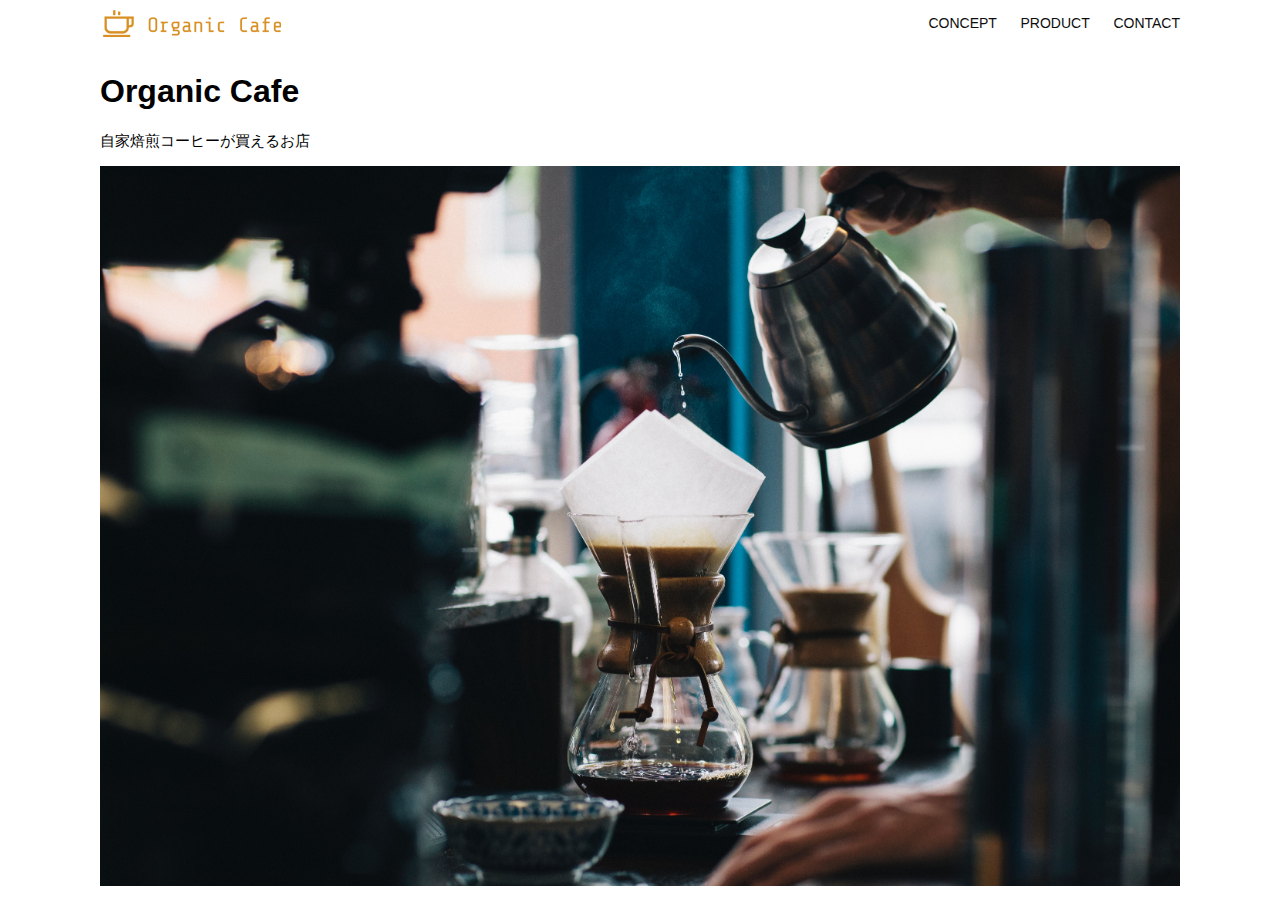
<file: html-css-kadai_013/index.html>
<!DOCTYPE html>
<html>
  <head>
    <title>Organic Cafe</title>
    <meta charset="UTF-8" />
    <meta
      name="description"
      content="自家焙煎のコーヒーがお家で楽しめるOrganic Cafe"
    />
    <meta name="viewport" content="width=device-width, initial-scale=1.0" />
    <link rel="stylesheet" href="style.css" />
  </head>
  <body>
    <!-- ヘッダー -->
    <header>
      <!-- ロゴ -->
      <a href="index.html" id="logo"
        ><img src="images/logo.png" alt="トップページに戻る"
      /></a>

      <!-- PC用ナビゲーション -->
      <nav id="nav-pc">
        <a href="index.html#concept">CONCEPT</a>
        <a href="index.html#product">PRODUCT</a>
        <a href="index.html#contact">CONTACT</a>
      </nav>
      <!-- スマホ用メニューボタン -->
        <img id="menu-sp" src="images/button-menu.png" alt="ナビゲーションを開く" onclick="document.getElementById('nav-sp').style.display='block'">
        <nav id="nav-sp">
          <img id="close" src="images/button-close.png" alt="ナビゲーションを閉じる" onclick="document.getElementById('nav-sp').style.display='none'">
          <a id="logo-sp" href="index.html" onclick="document.getElementById('nav-sp').style.display=none"><img src="images/logo-sp.png" alt="トップページに戻る"></a>
          <a class="menu" href="index.html#concept" onclick="document.getElementById('nav-sp').style.display='none'">CONXEPT</a>
          <a class="menu" href="index.html#product" onclick="document.getElementById('nav-sp').style.display='none'">PRODUCT</a>
          <a class="menu" href="index.html#contact" onclick="document.getElementById('nav-sp').style.display=('none')">CONTACT</a>
        </nav>
    </header>
    <main>
      <article>
        <!-- メインビジュアル -->
        <section id="main-visual">
          <div id="main-message">
            <h1>Organic Cafe</h1>
            <p>自家焙煎コーヒーが買えるお店</p>
          </div>
          <img
            src="images/main-image.jpg"
            alt="コーヒーをハンドドリップで淹れる画像"
          />
        </section>
      </article>
    </main>
  </body>
</html>
</file>
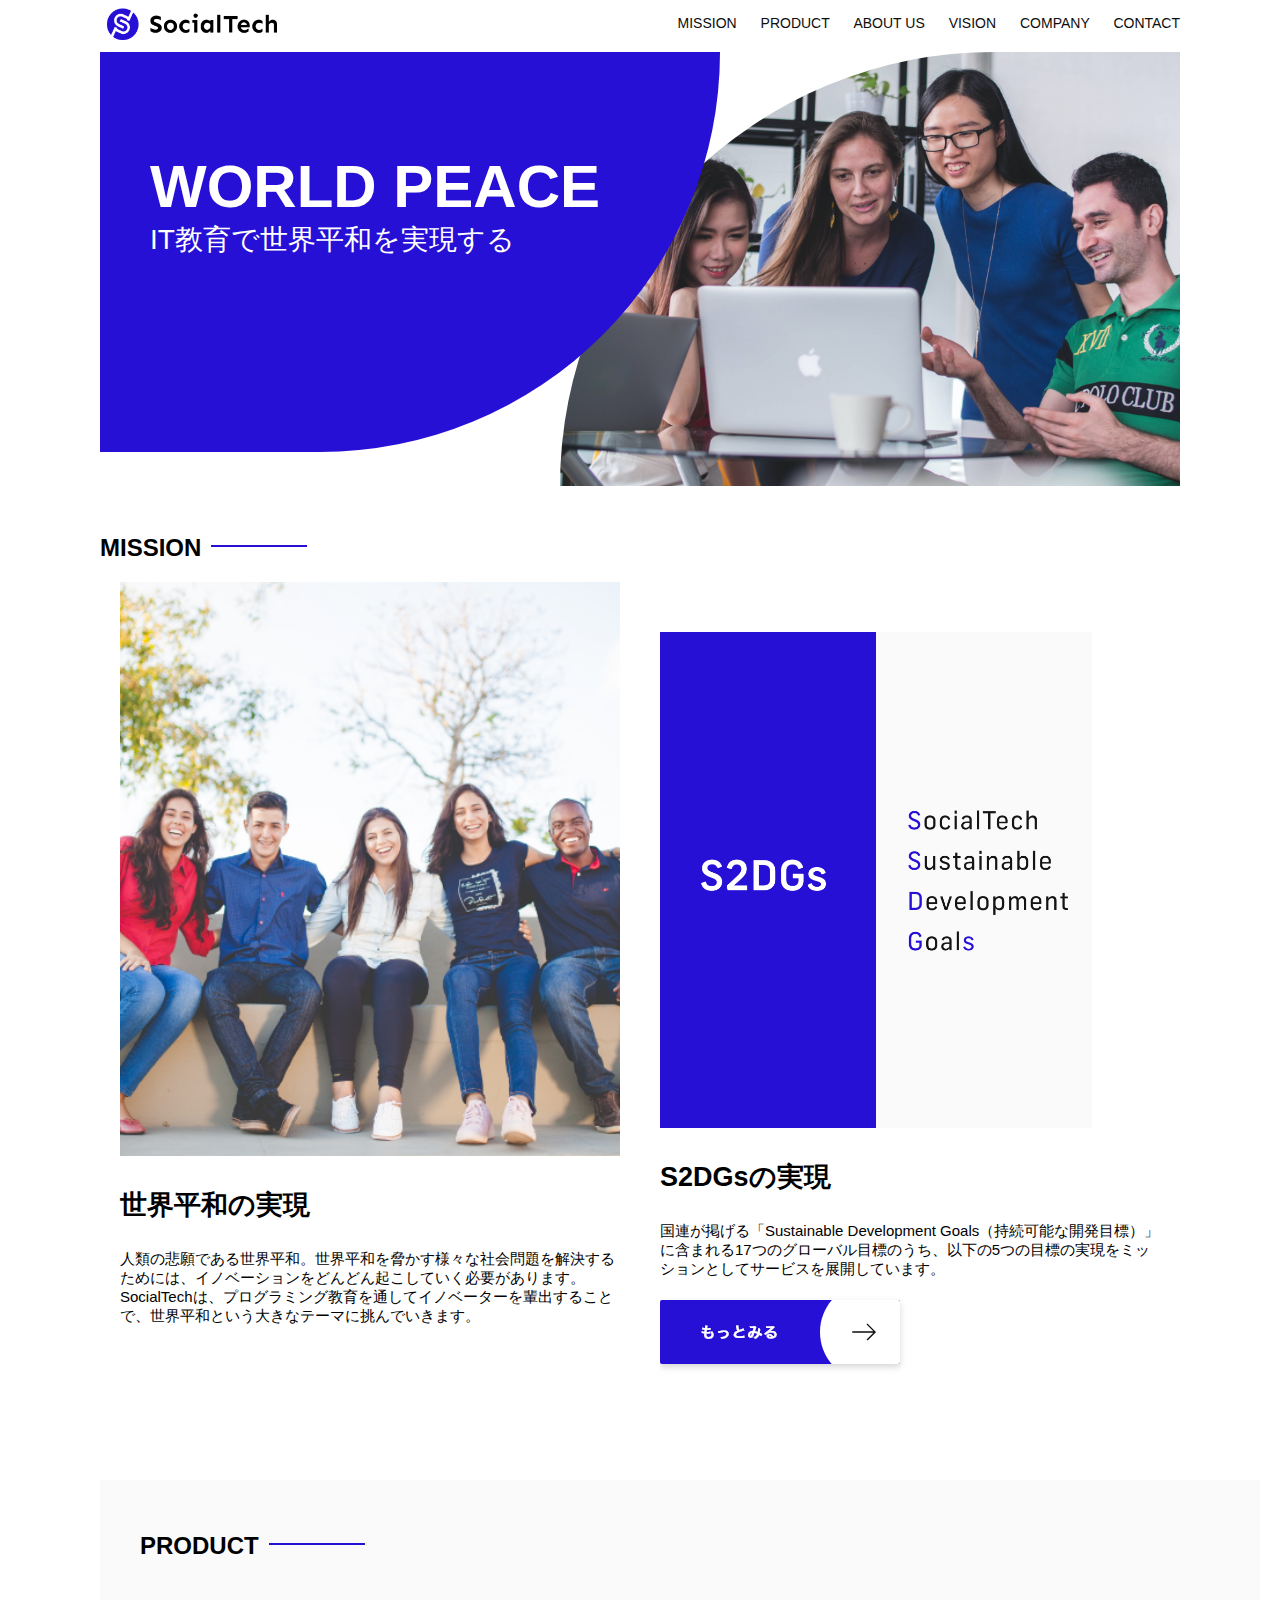
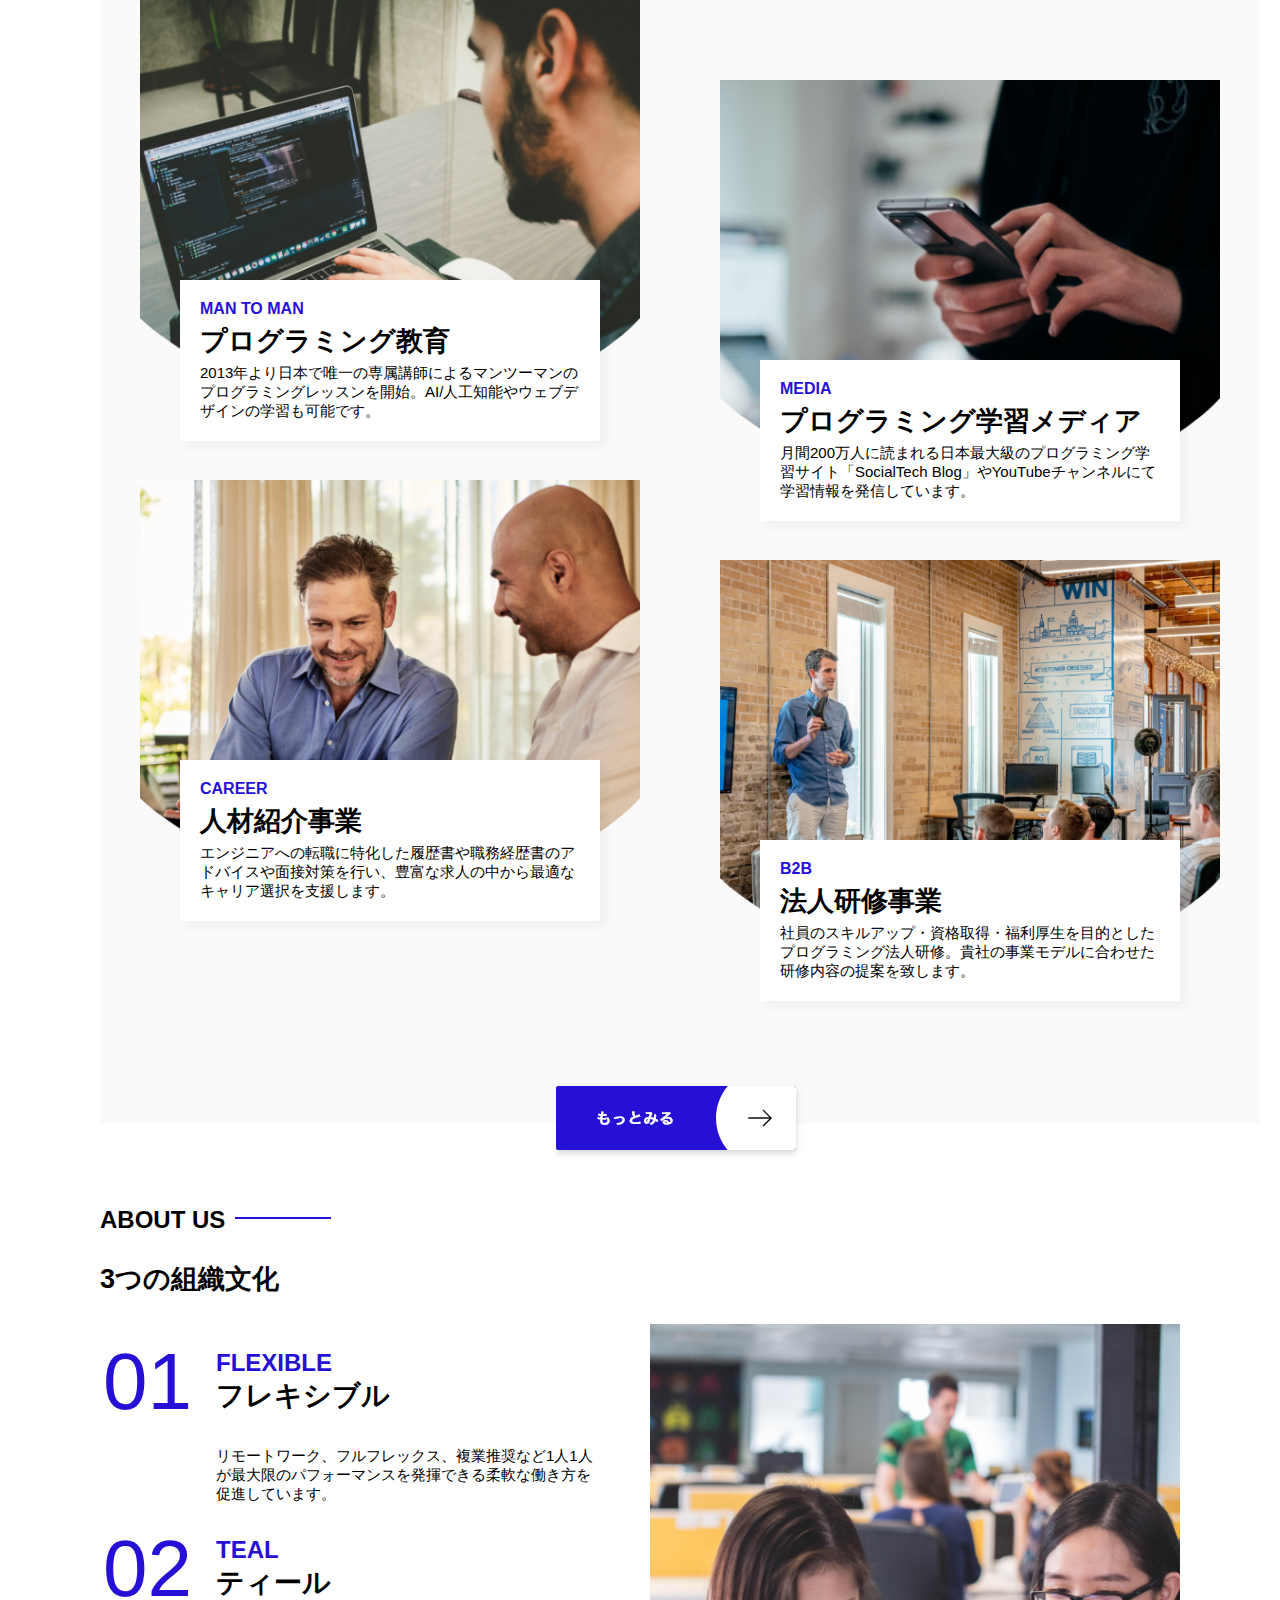
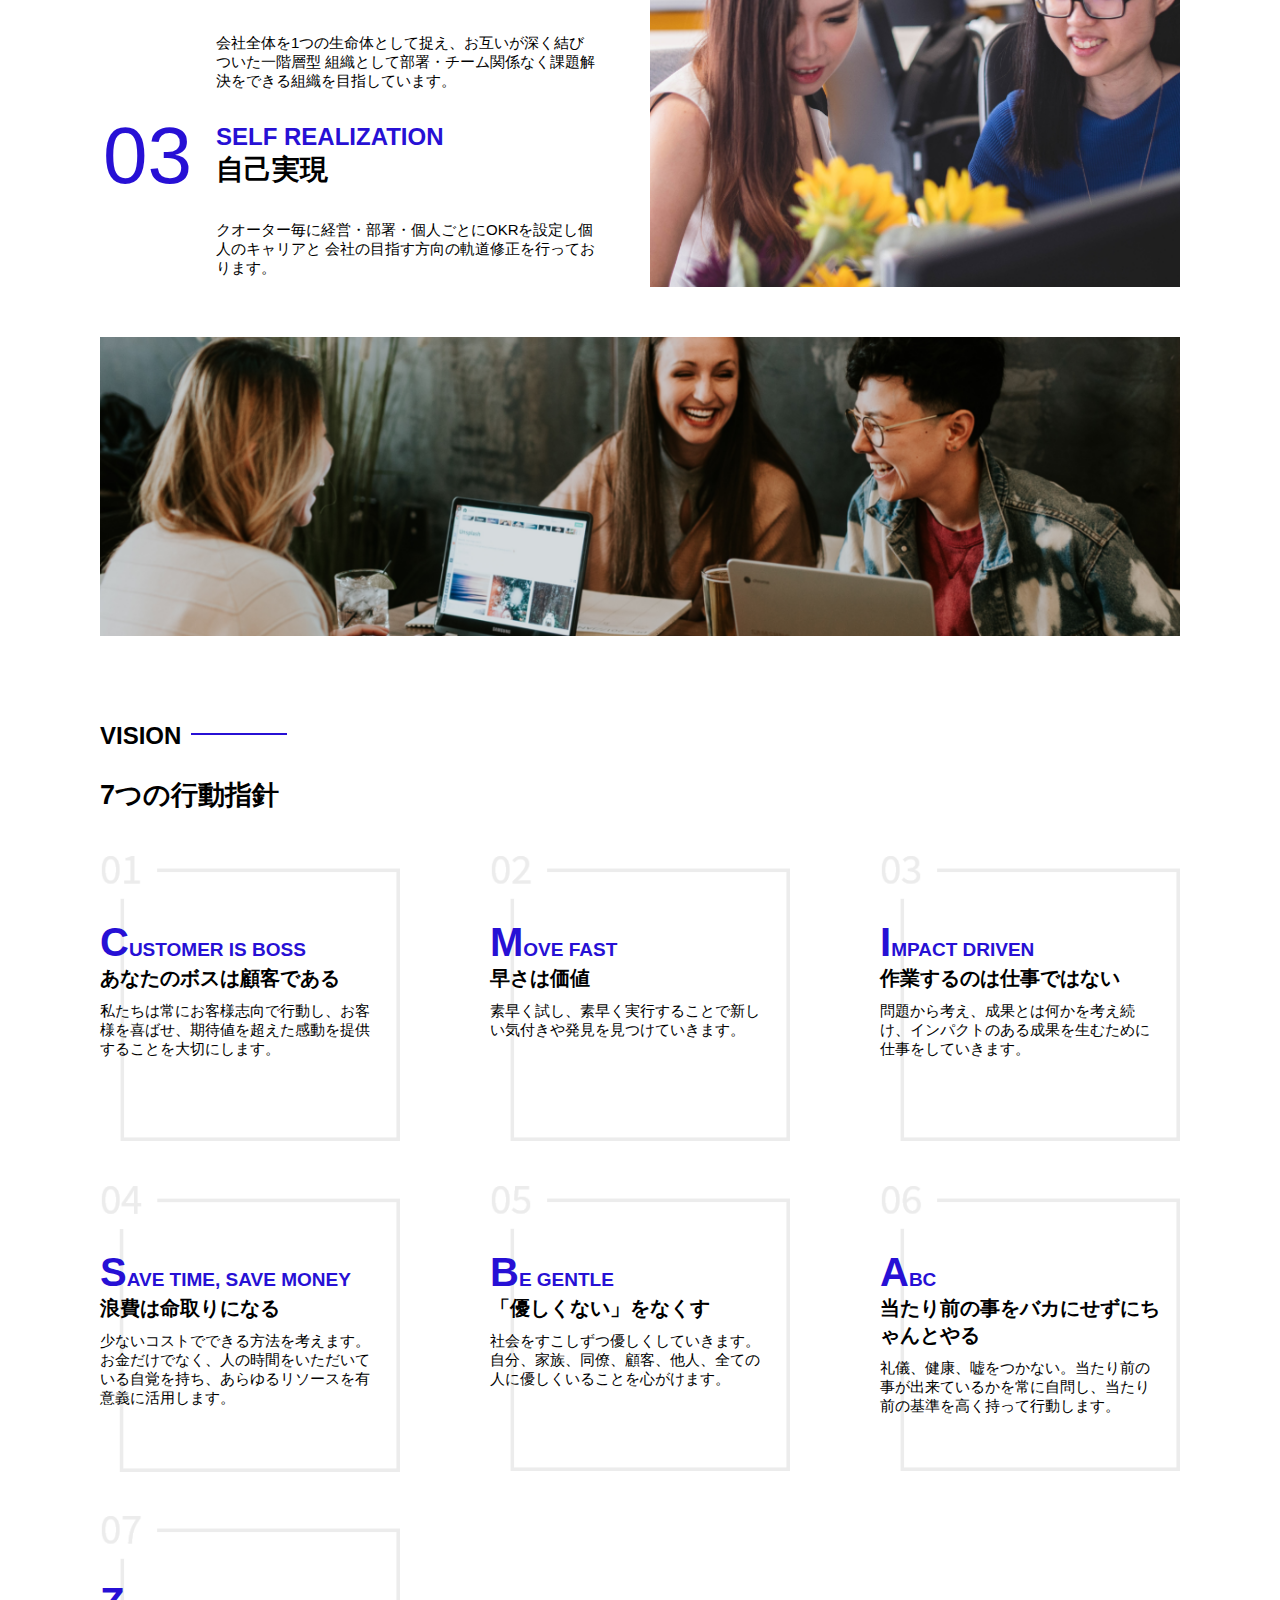
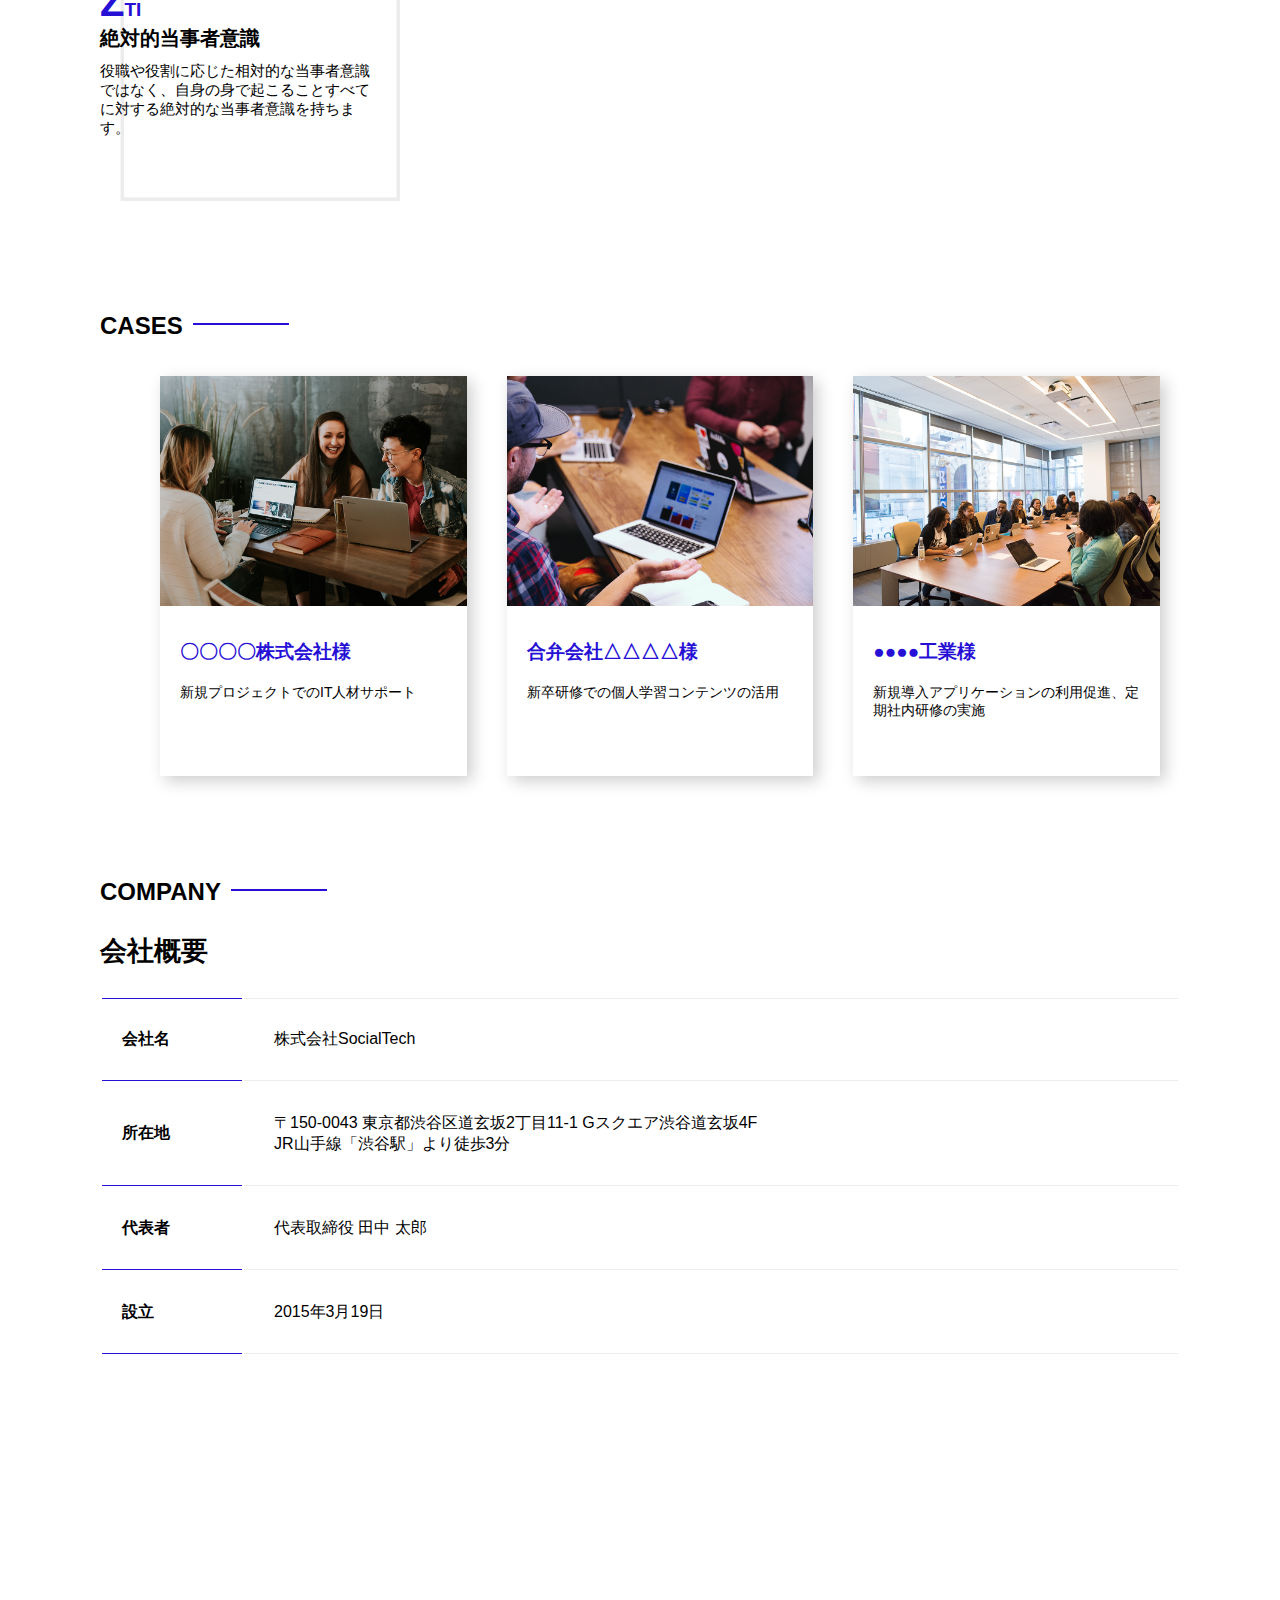
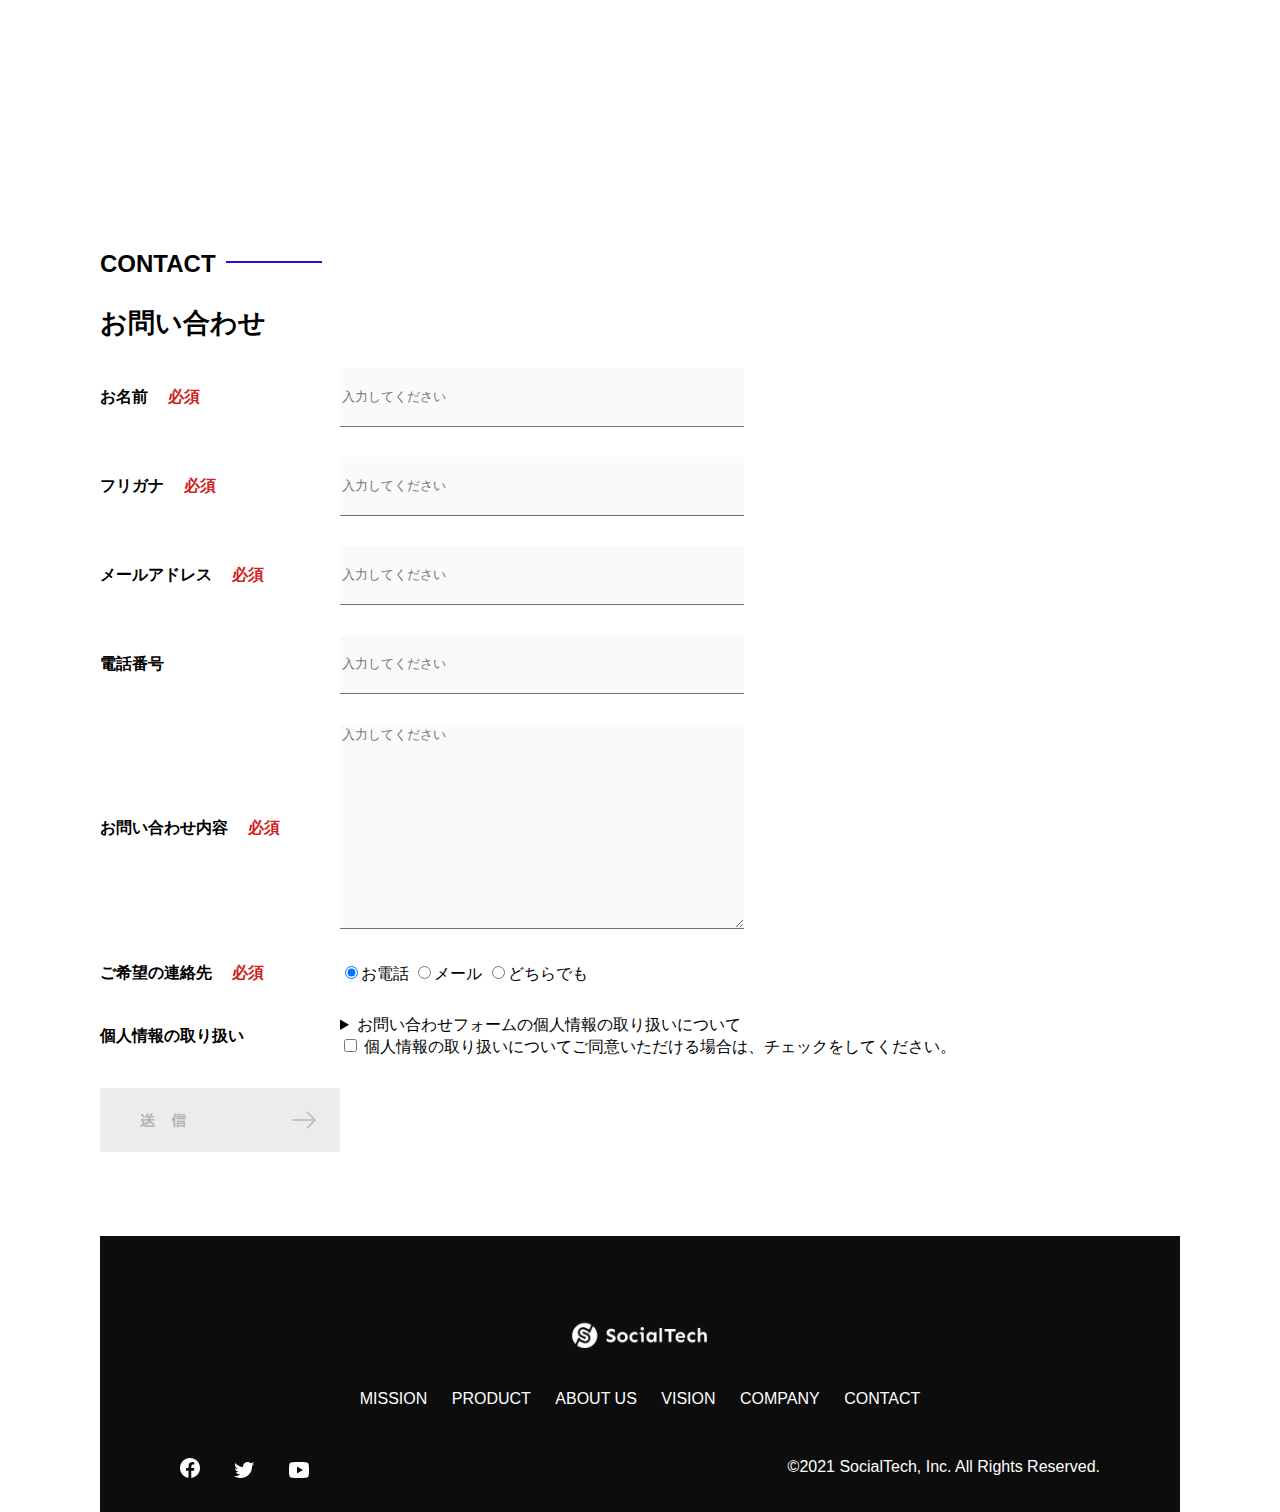
<file: kadai_012/index.html>
<!DOCTYPE html>
<html>
  <head>
    <title>SocialTech</title>
    <meta charset="UTF-8" />
    <meta
      name="description"
      content="SocialTechはEdTech業界のリーディングカンパニーを目指します。"
    />
    <meta name="viewport" content="width=device-width, initial-scale=1.0" />
    <link rel="stylesheet" href="style.css" />
  </head>
  <body>
    <!-- ヘッダー -->
    <header>
      <!-- ロゴ -->
      <a href="index.html" id="logo"
        ><img src="images/logo.png" alt="トップページに戻る"
      /></a>

      <!-- PC用ナビゲーション -->
      <nav id="nav-pc">
        <a href="mission.html">MISSION</a>
        <a href="product.html">PRODUCT</a>
        <a href="index.html#aboutus">ABOUT US</a>
        <a href="index.html#vision">VISION</a>
        <a href="index.html#company">COMPANY</a>
        <a href="index.html#contact">CONTACT</a>
      </nav>
    </header>
    <main>
      <article>
        <!-- メインビジュアル -->
        <section id="main-visual">
          <div id="main-message">
            <h1>WORLD PEACE</h1>
            <p>IT教育で世界平和を実現する</p>
          </div>
          <img
            src="images/index/index-main.png"
            alt="PCの周りに集まる多国籍の仲間たち"
          />
        </section>
        <!--ミッション-->
        <section id="mission">
          <h2 class="index-h2">MISSION</h2>
          <div id="mission-flex">
            <div>
              <img
                id="mission-photo"
                src="images/index/index-mission.png"
                alt="屋外のベンチで写真を撮影する多国籍の仲間たち"
              />
              <h3>世界平和の実現</h3>
              <p>
                人類の悲願である世界平和。世界平和を脅かす様々な社会問題を解決するためには、イノベーションをどんどん起こしていく必要があります。SocialTechは、プログラミング教育を通してイノベーターを輩出することで、世界平和という大きなテーマに挑んでいきます。
              </p>
            </div>
            <div>
              <img id="s2dgs" src="images/index/s2dgs.png" alt="S2DGs" />
              <h3>S2DGsの実現</h3>
              <p>
                国連が掲げる「Sustainable Development
                Goals（持続可能な開発目標）」に含まれる17つのグローバル目標のうち、以下の5つの目標の実現をミッションとしてサービスを展開しています。
              </p>
              <a href="mission.html">
                <img src="images/button-more.png" alt="もっとみる" />
              </a>
            </div>
          </div>
        </section>
        <!-- プロダクト -->
        <section id="product">
          <h2 class="index-h2">PRODUCT</h2>
          <div>
            <div id="product-left">
              <div>
                <img
                  class="product-photo"
                  src="images/index/index-mantoman.png"
                  alt="PCでコードを書く男性"
                />
                <div class="product-explain">
                  <span>MAN TO MAN</span>
                  <h3>プログラミング教育</h3>
                  <p>
                    2013年より日本で唯一の専属講師によるマンツーマンのプログラミングレッスンを開始。AI/人工知能やウェブデザインの学習も可能です。
                  </p>
                </div>
              </div>
              <div>
                <img
                  class="product-photo"
                  src="images/index/index-career.png"
                  alt="笑顔で話し合う2人の男性"
                />
                <div class="product-explain">
                  <span>CAREER</span>
                  <h3>人材紹介事業</h3>
                  <p>
                    エンジニアへの転職に特化した履歴書や職務経歴書のアドバイスや面接対策を行い、豊富な求人の中から最適なキャリア選択を支援します。
                  </p>
                </div>
              </div>
            </div>
            <div id="product-right">
              <div>
                <img
                  class="product-photo"
                  src="images/index/index-media.png"
                  alt="スマートフォンを操作する人"
                />
                <div class="product-explain">
                  <span>MEDIA</span>
                  <h3>プログラミング学習メディア</h3>
                  <p>
                    月間200万人に読まれる日本最大級のプログラミング学習サイト「SocialTech
                    Blog」やYouTubeチャンネルにて学習情報を発信しています。
                  </p>
                </div>
              </div>
              <div>
                <img
                  class="product-photo"
                  src="images/index/index-b2b.png"
                  alt="講演中の男性とそれを聴く人々"
                />
                <div class="product-explain">
                  <span>B2B</span>
                  <h3>法人研修事業</h3>
                  <p>
                    社員のスキルアップ・資格取得・福利厚生を目的としたプログラミング法人研修。貴社の事業モデルに合わせた研修内容の提案を致します。
                  </p>
                </div>
              </div>
            </div>
          </div>
          <div>
            <a id="product-more" href="product.html">
              <img src="images/button-more.png" alt="もっとみる" />
            </a>
          </div>
        </section>
        <!---ABOUT US-->
        <section id="aboutus">
          <h2 class="index-h2">ABOUT US</h2>
          <h3>3つの組織文化</h3>
          <div>
            <table class="culture-table">
              <tr>
                <td>
                  <span class="culture-num">01</span>
                </td>
                <td>
                  <span class="culture-en">FLEXIBLE</span>
                  <span class="culture-jp">フレキシブル</span>
                </td>
              </tr>
              <tr>
                <td>
                  <!--空のセル-->
                </td>
                <td>
                  <p class="culture-description">
                    リモートワーク、フルフレックス、複業推奨など1人1人が最大限のパフォーマンスを発揮できる柔軟な働き方を促進しています。
                  </p>
                </td>
              </tr>
              <tr>
                <td>
                  <span class="culture-num">02</span>
                </td>
                <td>
                  <span class="culture-en">TEAL</span>
                  <span class="culture-jp">ティール</span>
                </td>
              </tr>
              <tr>
                <td>
                  <!--空のセル-->
                </td>
                <td>
                  <p class="culture-description">
                    会社全体を1つの生命体として捉え、お互いが深く結びついた一階層型
                    組織として部署・チーム関係なく課題解決をできる組織を目指しています。
                  </p>
                </td>
              </tr>
              <tr>
                <td>
                  <span class="culture-num">03</span>
                </td>
                <td>
                  <span class="culture-en">SELF REALIZATION</span>
                  <span class="culture-jp">自己実現</span>
                </td>
              </tr>
              <tr>
                <td>
                  <!--空のセル-->
                </td>
                <td>
                  <p class="culture-description">
                    クオーター毎に経営・部署・個人ごとにOKRを設定し個人のキャリアと
                    会社の目指す方向の軌道修正を行っております。
                  </p>
                </td>
              </tr>
            </table>
            <img
              class="culture-img"
              src="images/index/index-aboutus1.png"
              alt="笑顔で話し合う2人の女性"
            />
          </div>
          <img
            class="culture-img2"
            src="images/index/index-aboutus2.png"
            alt="笑顔で話し合う3人の男女"
          />
        </section>
        <!-- VISION -->
        <section id="vision">
          <h2 class="index-h2">VISION</h2>
          <h3>7つの行動指針</h3>
          <div>
            <div class="vision-box">
              <img src="images/index/vision-01.png" alt="01" />
              <span>
                <h4>CUSTOMER IS BOSS</h4>
                <h5>あなたのボスは顧客である</h5>
                <p>
                  私たちは常にお客様志向で行動し、お客様を喜ばせ、期待値を超えた感動を提供することを大切にします。
                </p>
              </span>
            </div>
            <div class="vision-box">
              <img src="images/index/vision-02.png" alt="02" />
              <span>
                <h4>MOVE FAST</h4>
                <h5>早さは価値</h5>
                <p>
                  素早く試し、素早く実行することで新しい気付きや発見を見つけていきます。
                </p>
              </span>
            </div>
            <div class="vision-box">
              <img src="images/index/vision-03.png" alt="03" />
              <span>
                <h4>IMPACT DRIVEN</h4>
                <h5>作業するのは仕事ではない</h5>
                <p>
                  問題から考え、成果とは何かを考え続け、インパクトのある成果を生むために仕事をしていきます。
                </p>
              </span>
            </div>
            <div class="vision-box">
              <img src="images/index/vision-04.png" alt="04" />
              <span>
                <h4>SAVE TIME, SAVE MONEY</h4>
                <h5>浪費は命取りになる</h5>
                <p>
                  少ないコストでできる方法を考えます。お金だけでなく、人の時間をいただいている自覚を持ち、あらゆるリソースを有意義に活用します。
                </p>
              </span>
            </div>
            <div class="vision-box">
              <img src="images/index/vision-05.png" alt="05" />
              <span>
                <h4>BE GENTLE</h4>
                <h5>「優しくない」をなくす</h5>
                <p>
                  社会をすこしずつ優しくしていきます。自分、家族、同僚、顧客、他人、全ての人に優しくいることを心がけます。
                </p>
              </span>
            </div>
            <div class="vision-box">
              <img src="images/index/vision-06.png" alt="06" />
              <span>
                <h4>ABC</h4>
                <h5>当たり前の事をバカにせずにちゃんとやる</h5>
                <p>
                  礼儀、健康、嘘をつかない。当たり前の事が出来ているかを常に自問し、当たり前の基準を高く持って行動します。
                </p>
              </span>
            </div>
            <div class="vision-box">
              <img src="images/index/vision-07.png" alt="07" />
              <span>
                <h4>ZTI</h4>
                <h5>絶対的当事者意識</h5>
                <p>
                  役職や役割に応じた相対的な当事者意識ではなく、自身の身で起こることすべてに対する絶対的な当事者意識を持ちます。
                </p>
              </span>
            </div>
          </div>
        </section>
        <!-- CASES -->
            <section>
              <h2 class="index-h2">CASES</h2>
              <ul>
                <li class="a">
                  <img class="case-img" src="images/index/case-1.png" alt="仲良く語り合う3人">
                  <div class="case-info">
                    <h3 class="case-name">〇〇〇〇株式会社様</h3>
                    <p class="case-content">新規プロジェクトでのIT人材サポート</p>
                  </div>
                </li>
                <li class="a">
                  <img class="case-img" src="images/index/case-2.png" alt="pcでコンテンツを見る">
                  <div class="case-info">
                    <h3 class="case-name">合弁会社△△△△様</h3>
                    <p class="case-content">新卒研修での個人学習コンテンツの活用</p>
                  </div>
                </li>
                <li class="a">
                  <img class="case-img" src="images/index/case-3.png" alt="社内研修中の会議室">
                  <div class="case-info">
                    <h3 class="case-name">●●●●工業様</h3>
                    <p class="case-content">新規導入アプリケーションの利用促進、定期社内研修の実施</p>
                  </div>
                </li>
              </ul>
            </section>
        <!-- COMPANY -->
        <section id="company">
          <h2 class="index-h2">COMPANY</h2>
          <h3>会社概要</h3>
          <table id="company-table">
            <tr>
              <th class="tableheader-first">会社名</th>
              <td class="cell-first">株式会社SocialTech</td>
            </tr>
            <tr>
              <th class="tableheader">所在地</th>
              <td class="cell">
                〒150-0043 東京都渋谷区道玄坂2丁目11-1 Gスクエア渋谷道玄坂4F<br />JR山手線「渋谷駅」より徒歩3分
              </td>
            </tr>
            <tr>
              <th class="tableheader">代表者</th>
              <td class="cell">代表取締役 田中 太郎</td>
            </tr>
            <tr>
              <th class="tableheader">設立</th>
              <td class="cell">2015年3月19日</td>
            </tr>
          </table>
          <iframe
            src="https://www.google.com/maps/embed?pb=!1m18!1m12!1m3!1d3241.7759544892483!2d139.69399665123464!3d35.65789123876098!2m3!1f0!2f0!3f0!3m2!1i1024!2i768!4f13.1!3m3!1m2!1s0x60188caa0042e8d1%3A0xba130bea826a7aa2!2z44CSMTUwLTAwNDMg5p2x5Lqs6YO95riL6LC35Yy66YGT546E5Z2C77yS5LiB55uu77yR77yR4oiS77yR!5e0!3m2!1sja!2sjp!4v1636872991912!5m2!1sja!2sjp"
            style="border: 0"
            allowfullscreen=""
            loading="lazy"
          >
          </iframe>
        </section>
        <!-- お問い合わせフォーム -->
        <section id="contact">
          <h2 class="index-h2">CONTACT</h2>
          <h3>お問い合わせ</h3>
          <form>
            <div>
              <div class="contact-heading">
                <label class="contact-label"
                  >お名前<span class="contact-span">必須</span></label
                >
              </div>
              <div class="contact-form">
                <input
                  type="text"
                  name="name"
                  placeholder="入力してください"
                  class="contact-textbox"
                />
              </div>
            </div>
            <div>
              <div class="contact-heading">
                <label class="contact-label"
                  >フリガナ<span class="contact-span">必須</span></label
                >
              </div>
              <div>
                <input
                  type="text"
                  name="hurigana"
                  placeholder="入力してください"
                  class="contact-textbox"
                />
              </div>
            </div>
            <div>
              <div class="contact-heading">
                <label class="contact-label"
                  >メールアドレス<span class="contact-span">必須</span></label
                >
              </div>
              <div>
                <input
                  type="text"
                  name="email"
                  placeholder="入力してください"
                  class="contact-textbox"
                />
              </div>
            </div>
            <div>
              <div class="contact-heading">
                <label class="contact-label">電話番号</label>
              </div>
              <div>
                <input
                  type="text"
                  name="tel"
                  placeholder="入力してください"
                  class="contact-textbox"
                />
              </div>
            </div>
            <div>
              <div class="contact-heading">
                <label class="contact-label"
                  >お問い合わせ内容<span class="contact-span">必須</span></label
                >
              </div>
              <div>
                <textarea
                  class="contact-textarea"
                  placeholder="入力してください"
                  name="message"
                ></textarea>
              </div>
            </div>
            <div>
              <div class="contact-heading">
                <label class="contact-label"
                  >ご希望の連絡先<span class="contact-span">必須</span></label
                >
              </div>
              <div>
                <input
                  class="radiobutton"
                  type="radio"
                  value="tel"
                  name="contact"
                  checked
                /><label>お電話</label>
                <input
                  class="radiobutton"
                  type="radio"
                  value="mail"
                  name="contact"
                /><label>メール</label>
                <input
                  class="radiobutton"
                  type="radio"
                  value="both"
                  name="contact"
                /><label>どちらでも</label>
              </div>
            </div>
            <div>
              <div class="contact-heading">
                <label class="contact-label">個人情報の取り扱い</label>
              </div>
              <div>
                <details>
                  <summary>
                    お問い合わせフォームの個人情報の取り扱いについて
                  </summary>
                  <div>
                    <span>１．組織の名称又は氏名</span><br />
                    株式会社SocialTech<br /><br />
                    <span
                      >２．個人情報保護管理者（若しくはその代理人）の氏名又は職名、所属及び連絡先
                      鈴木 一郎 コーポレート部</span
                    ><br />
                    メールアドレス：support@socialtech.net<br />
                    TEL：03-xxxx-xxxx<br />
                    <span>３．個人情報の利用目的</span><br />
                    ・本サービス及び本サービスに関連する情報の提供又はそれらに関する連絡のため<br />
                    ・ユーザーの本人確認のため<br />
                    ・当社サービスのご案内のため<br />
                    ・当社の商品等の広告または宣伝（電子メールによるものを含むものとします。）<br /><br />
                    <span>４．個人情報の取り扱い業務の委託</span><br />
                    個人情報の取扱業務の全部または一部を外部に業務委託する場合があります。<br />
                    その際、弊社は、個人情報を適切に保護できる管理体制を敷き実行していることを条件として<br />
                    委託先を厳選したうえで、機密保持契約を委託先と締結し、お客様の個人情報を厳密に管理させます。<br /><br />
                    <span>５．個人情報の開示等の請求</span><br />
                    お客様は、弊社に対してご自身の個人情報の開示等（利用目的の通知、開示、内容の訂正・追加・削除、利用の停止または消去、第三者への提供の停止）に関して、当社問合わせ窓口に申し出ることができます。<br />
                    その際、弊社はお客様ご本人を確認させていただいたうえで、合理的な期間内に対応いたします。<br /><br />
                    なお、個人情報に関する弊社問合わせ先は、次の通りです。<br /><br />
                    株式会社SocialTech　個人情報問合せ窓口<br />
                    〒150-0043　東京都渋谷区道玄坂2丁目11-1 Ｇスクエア渋谷道玄坂
                    4F<br />
                    メールアドレス：support@socialtech.net　TEL：03-xxxx-xxxx<br /><br />
                    <span>６．個人情報を提供されることの任意性について</span
                    ><br /><br />
                    お客様がご自身の個人情報を弊社に提供されるか否かは、お客様のご判断によりますが、もしご提供されない場合には、適切なサービスが提供できない場合がありますので予めご了承ください。
                  </div>
                </details>
                <input type="checkbox" name="agree" />
                <span
                  >個人情報の取り扱いについてご同意いただける場合は、チェックをしてください。</span
                >
              </div>
            </div>
            <input
              type="image"
              value="Submit"
              src="images/button-submit.png"
              alt="送信する"
            />
          </form>
        </section>
      </article>
      <footer>
        <div id="footer-logo">
          <img src="images/logo-sp.png" alt="SocialTech" />
        </div>
        <div id="footer-link">
          <a href="mission.html">MISSION</a>
          <a href="product.html">PRODUCT</a>
          <a href="index.html#aboutus">ABOUT US</a>
          <a href="index.html#vision">VISION</a>
          <a href="index.html#company">COMPANY</a>
          <a href="index.html#contact">CONTACT</a>
        </div>
        <div id="sns-footer">
          <a href="https://www.facebook.com/sejuku2013"
            ><img src="images/button-facebook.png" alt="Facebookのリンク"
          /></a>
          <a href="https://twitter.com/samuraijuku"
            ><img src="images/button-twitter.png" alt="Twitterのリンク"
          /></a>
          <a href="https://www.youtube.com/channel/UCCFOQO5aDK0xXam4cUQXT8g"
            ><img src="images/button-youtube.png" alt="YouTubeのリンク"
          /></a>
          <span id="copyright"
            >&copy;2021 SocialTech, Inc. All Rights Reserved.
          </span>
        </div>
      </footer>
    </main>
  </body>
</html>
</file>
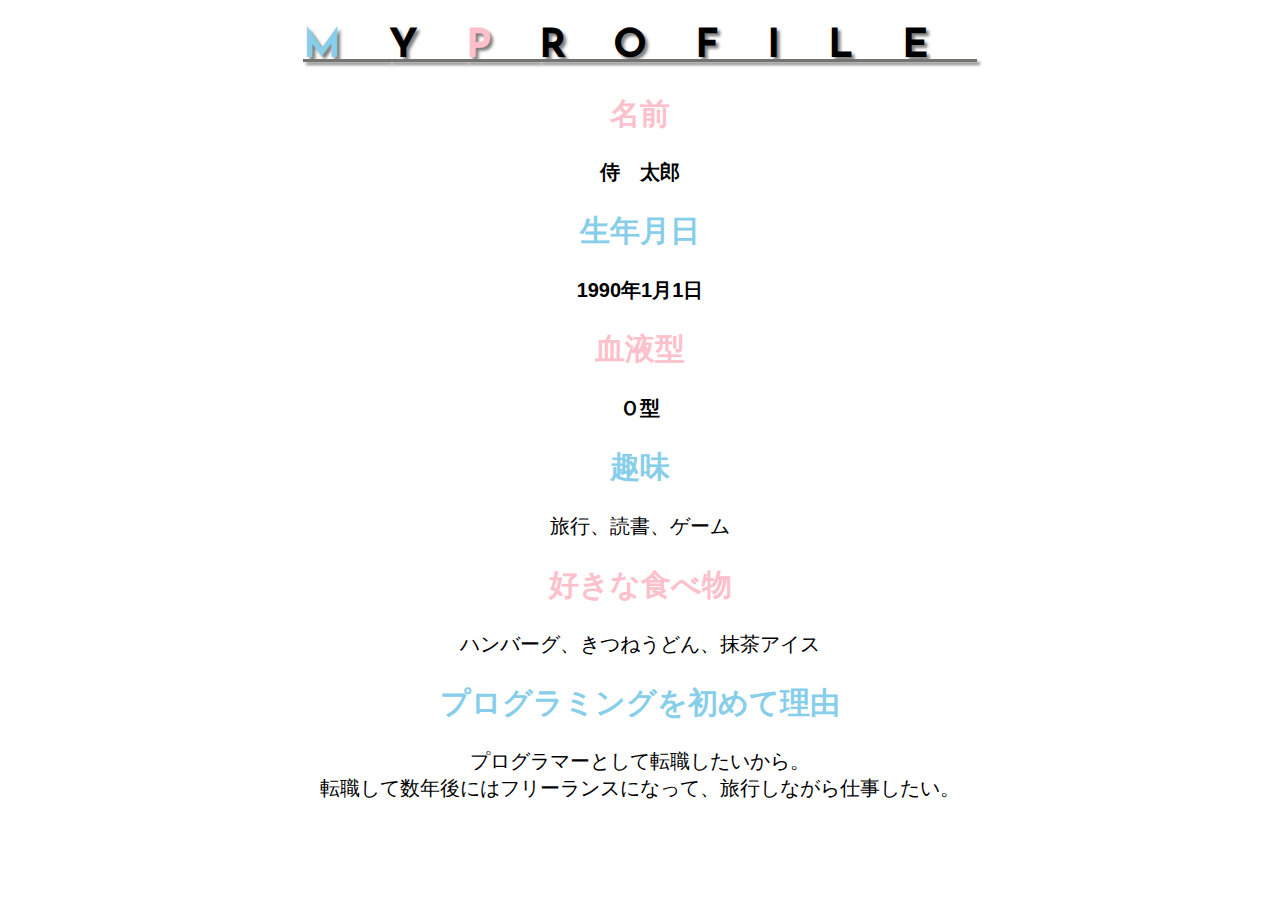
<file: kadai_014/kadai_014.html>
<!DOCTYPE html>
<html lang="ja">
<head>
    <meta charset="UTF-8">
    <meta name="description" content="このページは14章の課題です。">
    <title>14章課題</title>
    <link rel="stylesheet" href="style.css">
    <link rel="preconnect" href="https://fonts.googleapis.com">
<link rel="preconnect" href="https://fonts.gstatic.com" crossorigin>
<link href="https://fonts.googleapis.com/css2?family=Josefin+Sans:ital,wght@0,100..700;1,100..700&display=swap" rel="stylesheet">
</head>
<body>
        <h1 class="c"::first-letter>MY<span>P</span>ROFILE</h1>
        <div id="basic">
            <h2 class="a">名前</h2>
            <p><strong>侍　太郎</strong></p>
            <h2 class="b">生年月日</h2>
            <p><strong>1990年1月1日</strong></p>
            <h2 class="a">血液型</h2>
            <p><strong>Ｏ型</strong></p>
        </div>    
            <h2 class="b">趣味</h2>
            <p>旅行、読書、ゲーム</p>
            <h2 class="a">好きな食べ物</h2>
            <p>ハンバーグ、きつねうどん、抹茶アイス</p>
            <h2 class="b">プログラミングを初めて理由</h2>
            <p>プログラマーとして転職したいから。<br>転職して数年後にはフリーランスになって、旅行しながら仕事したい。</p>
    
</body>
</html>
</file>
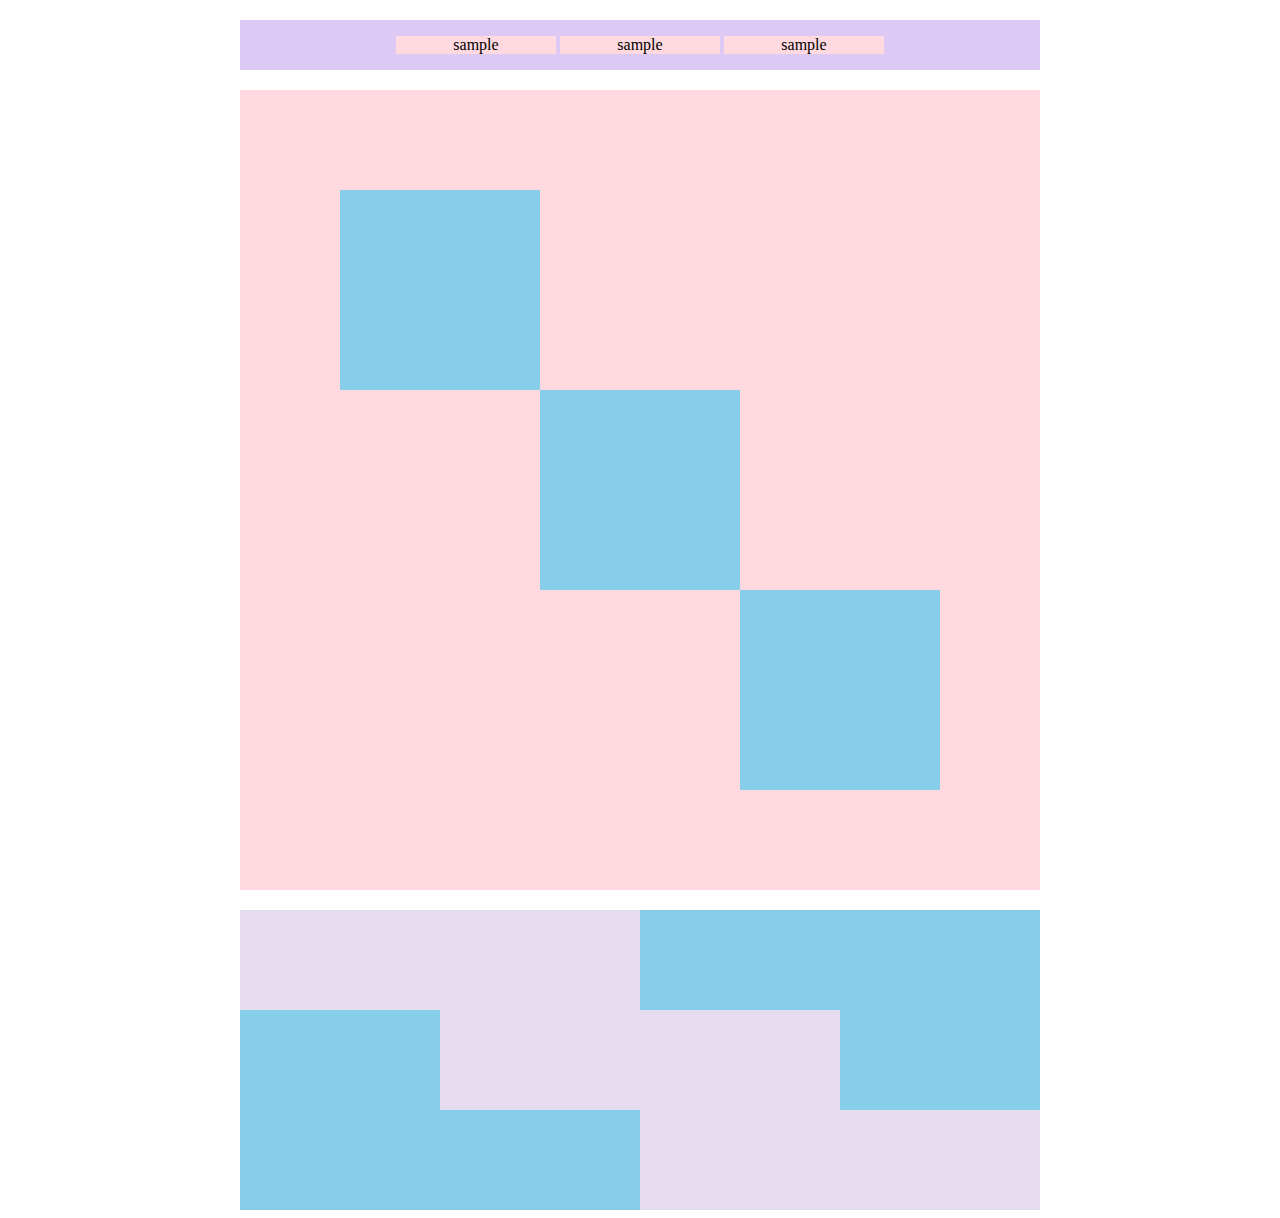
<file: kadai_018/kadai_018.html>
<!DOCTYPE html>
<html lang="ja">
<head>
    <meta charset="UTF-8">
    <meta name="description" content="このページは18章の課題です。">
    <title>18章課題</title>
    <link rel="stylesheet" href="style.css">
</head>
<body>
    <div id="top">
        <p class="top-child">sample</p>
        <p class="top-child">sample</p>
        <p class="top-child">sample</p>
    </div>
    <div id="middle">
        <div class="mid">
            <div id="middle-child01"></div>
            <div id="middle-child02"></div>
            <div id="middle-child03"></div>
        </div>
    </div>
    <div id="bottom">
        <div id="bottom-child01"></div>
        <div id="bottom-child02"></div>
        <div id="bottom-child03"></div>
    </div>
</body>
</html>
</file>
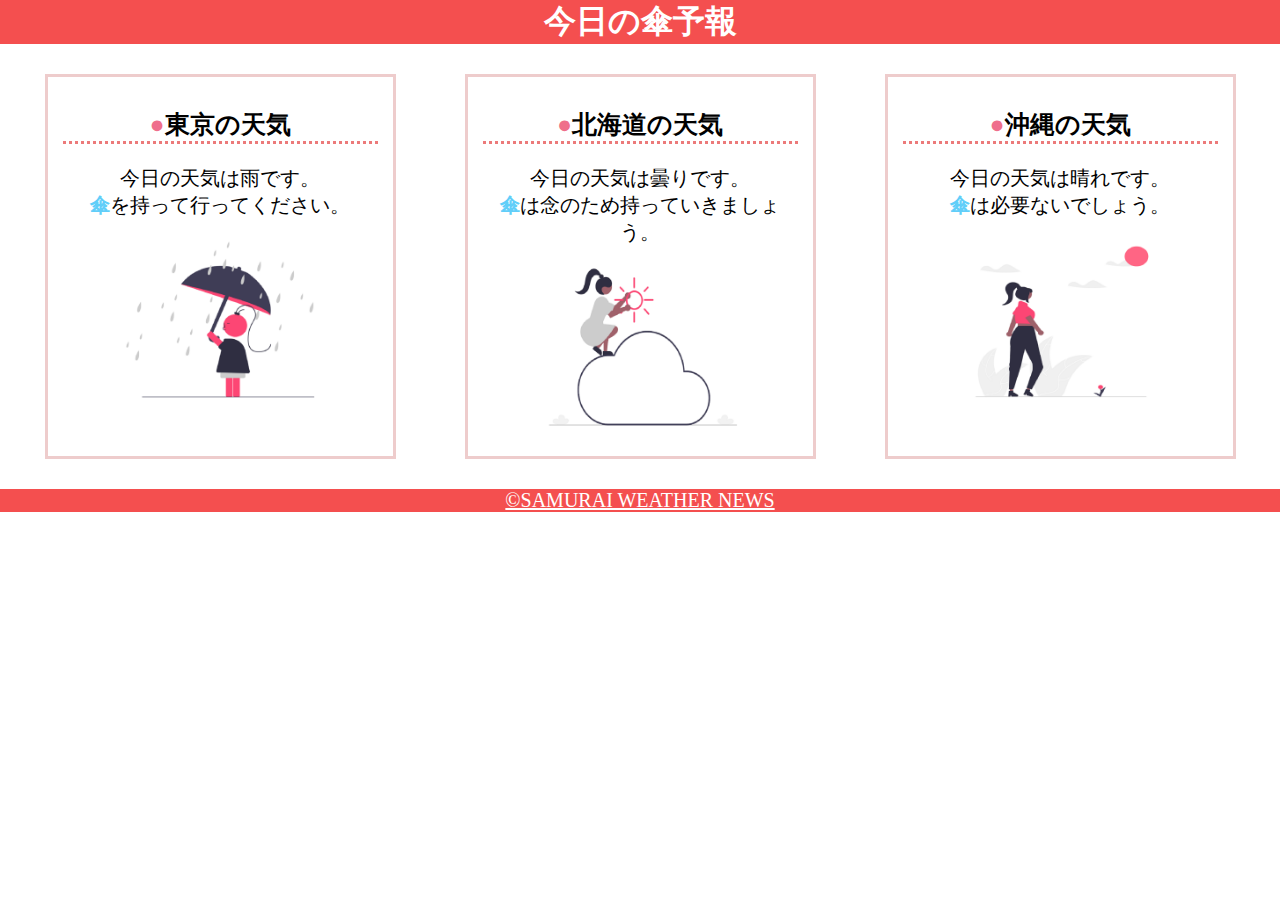
<file: kadai_022/kadai_022.html>
<!DOCTYPE html>
<html lang="ja">
<head>
    <meta charset="UTF-8">
    <meta name="viewport" content="width=device-width, initial-scale=1.0" meta name="discription" content="このページは22章課題です">
    <title>22章課題</title>
    <link rel="stylesheet" href="style.css">
</head>
<body>
    <header>
        <h1 id="a">今日の傘予報</h1>
    </header>
    <main id="b">
        <div id="parent">
            <div class="contents">
                <h2>東京の天気</h2>
                <p>今日の天気は雨です。</p>
                <p>傘を持って行ってください。</p>
                <img src="images/rainy.png" alt="">
            </div>
            <div class="contents">
                <h2>北海道の天気</h2>
                <p>今日の天気は曇りです。</p>
                <p>傘は念のため持っていきましょう。</p>
                <img src="images/cloudy.png" alt="">
            </div>
            <div class="contents">
                <h2>沖縄の天気</h2>
                <p>今日の天気は晴れです。</p>
                <p>傘は必要ないでしょう。</p>
                <img src="./images/sunny.png" alt="">
            </div>
        </div>
    </main>
    <footer>
        <a href="https://www.sejuku.net/corp/">&copy;SAMURAI WEATHER NEWS</a>
    </footer>
</body>
</html>
</file>
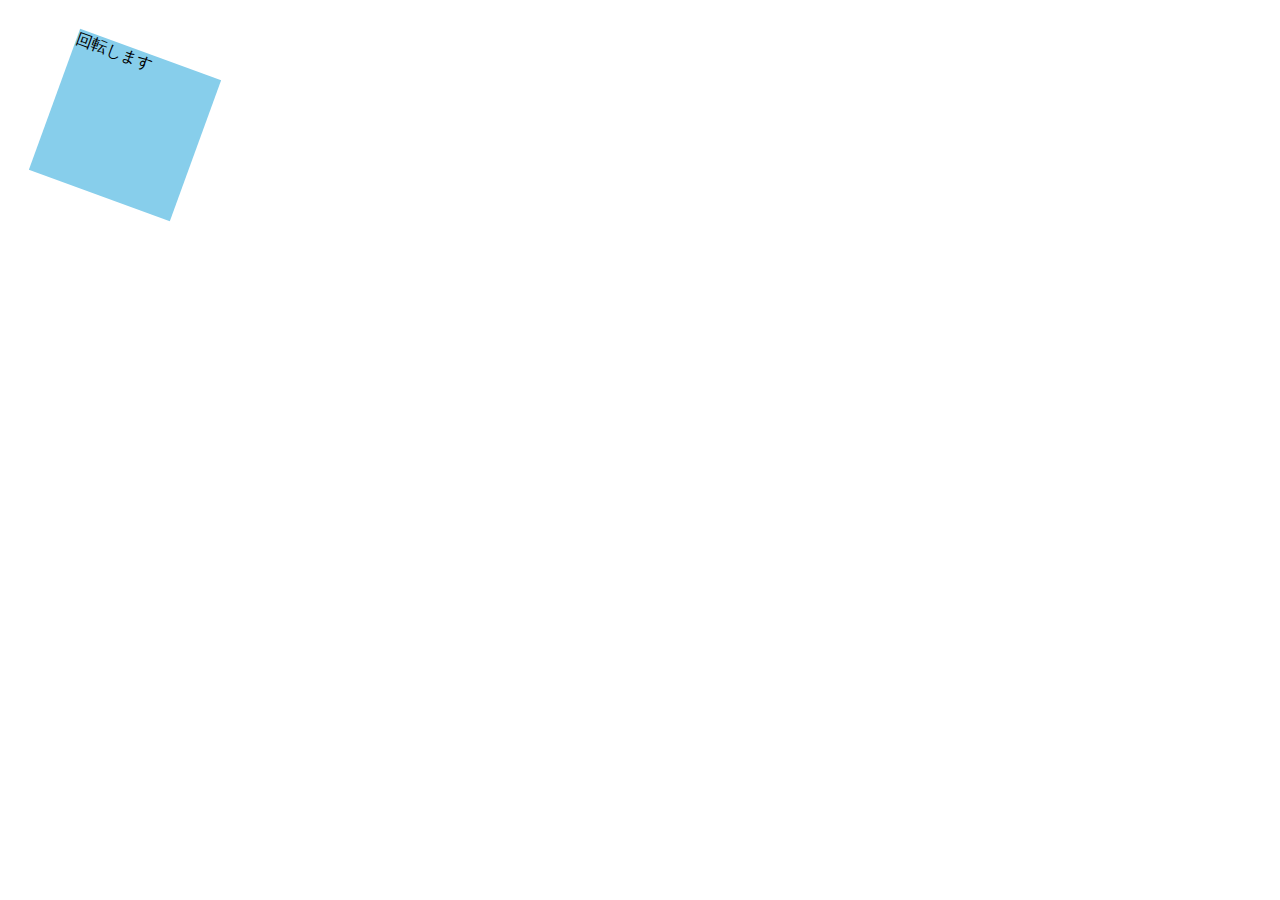
<file: kadai_mdn_css/mdn.html>
<!DOCTYPE html>
<html lang="ja">
<head>
    <meta charset="UTF-8">
    <meta name="viewport" content="width= , initial-scale=1.0">
    <title>Document</title>
    <style>
        div{
            position: absolute;
            left: 50px;
            top: 50px;
            width: 150px;
            height: 150px;
            background-color: skyblue;
            transform: rotate(20deg);
        }
    </style>
</head>
<body>
    <div>
        回転します
    </div>
</body>
</html>
</file>
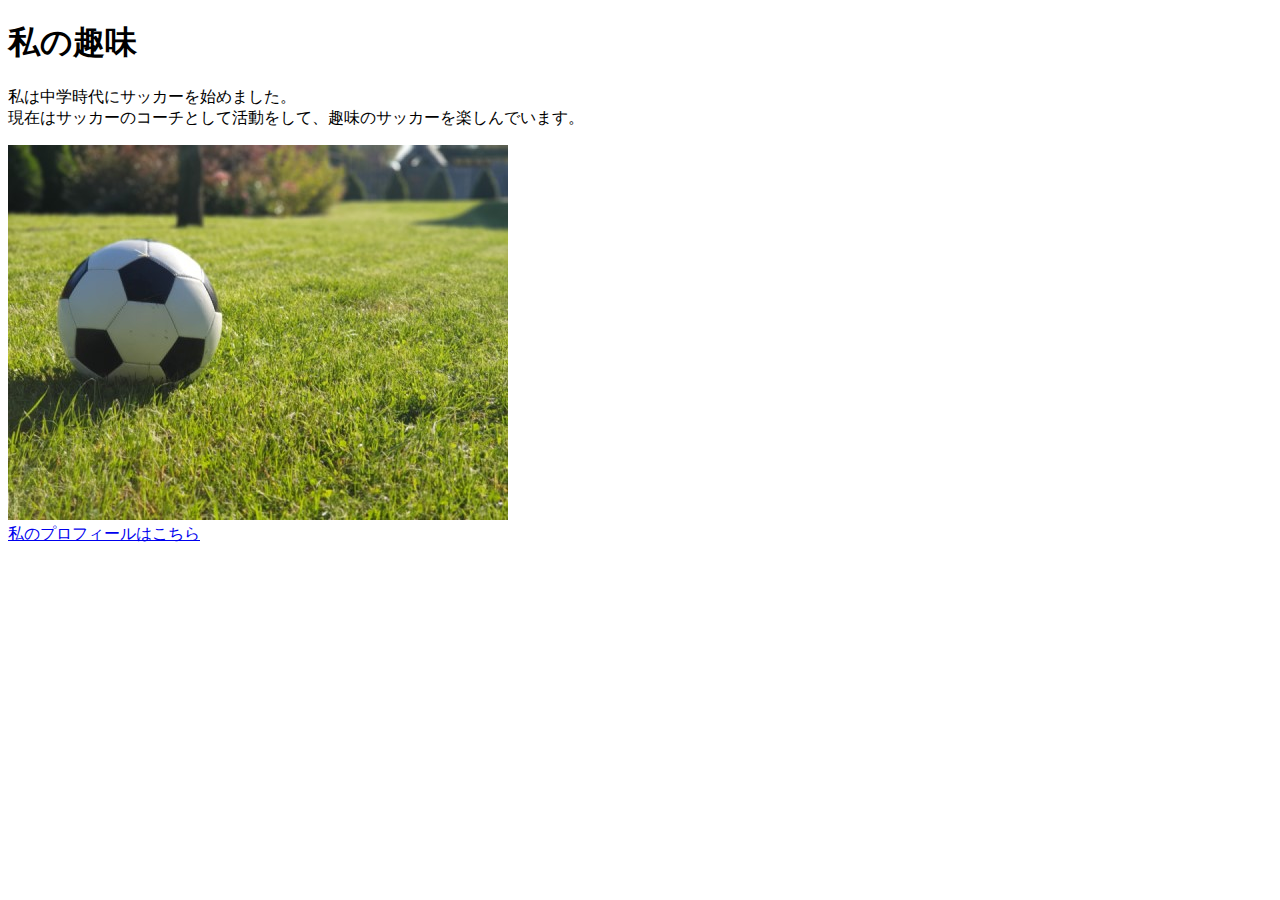
<file: kadi_005/html/kadai_005.html>
<!DOCTYPE html>
<html lang="ja">
<head>
    <meta charset="UTF-8">
    <meta name="description" content="このページは５章の課題です。">
    <title>5章課題</title>
</head>
<body>
    <h1>私の趣味</h1>
    <p>私は中学時代にサッカーを始めました。
        <br>現在はサッカーのコーチとして活動をして、趣味のサッカーを楽しんでいます。</p>
    <img src="../images/sample.jpg" alt="画像">
    <br>
    <a href="https://twitter.com/samuraijuku">私のプロフィールはこちら</a>
</body>
</html>
</file>
<file: html-css-kadai_013/style.css>
/* PC、スマホ共通スタイル */
body {
  font-family: "Source Sans Pro", "Hiragino Kaku Gothic ProN", Meiryo, Arial,
    sans-serif;
}

p {
  font-size: 15px;
}

#main-visual>img {
  width: 100%;
}

/*================
PC用のスタイル 
=================*/
@media screen and (min-width: 768px) {
  /* 横幅設定 */
  body {
    max-width: 1080px;
    min-width: 960px;
    margin: 0 auto 0 auto;
  }

  /* ヘッダー */
  header {
    display: flex;
    justify-content: space-between;
  }

  /* ナビゲーションのレイアウト */
  #nav-pc {
    text-align: right;
    font-size: 14px;
    padding-top: 15px;
  }

  /* ナビゲーションのリンクの装飾設定 */
  #nav-pc>a {
    text-decoration: none;
    margin-left: 20px;
  }

  #nav-pc>a:link {
    color: #0d0d0d;
  }

  #nav-pc>a:visited {
    color: #0d0d0d;
  }

  #nav-pc>a:hover {
    color: #0d0d0d;
    text-decoration: underline;
  }

  #nav-pc>a:active {
    color: #0d0d0d;
  }

  #menu-sp{
    display: none;
  }
  
  #nav-sp{
    display: none;
  }
}

/*==================== 
スマートフォン用スタイル
=====================*/
@media screen and (max-width: 767px){
  body{
    min-width: 375px;
    margin: 0;
  }

  #nav-pc{
    display: none;
  }

  #menu-sp{
    float: right;
    padding: 0;
  }

  #nav-sp{
    background-color: #ce933e;
    position: absolute;
    left: 0;
    top: 0;
    height: 100%;
    width: 100%;
    display: none;
    z-index: 100;
  }

  #close{
    position: absolute;
    top: 20px;
    right: 20px;
  }

  #logo-sp{
    margin: 80px 0px 30px 20px;
  }

  #nav-sp > a{
    display: block;
  }

  #nav-sp > a:link{
    color: #ffffff;
  }

  #nav-sp > a:visited{
    color: #ffffff;
  }

  #nav-sp > a:hover{
    color: #ffffff;
  }

  #nav-sp > a:hover{
    text-decoration: underline;
  }

  #nav-sp > a:active{
    color: #ffffff;
  }

  #nav-sp > .menu{
    text-decoration: none;
    display: block;
    margin: 0 20px;
    height: 44px;
    font-size: 16px;
    background-image: url(images/arrow.png);
    background-repeat: no-repeat;
    background-position: right top;
  }
}
</file>
<file: kadai_012/style.css>
/* PC、スマホ共通スタイル */
body {
  font-family: "Source Sans Pro", "Hiragino Kaku Gothic ProN", Meiryo, Arial,
    sans-serif;
}

p {
  font-size: 15px;
}

/*================
PC用のスタイル 
=================*/
/* 横幅設定 */
body {
  max-width: 1080px;
  min-width: 960px;
  margin: 0 auto 0 auto;
}

/* ヘッダー */
header {
  display: flex;
  justify-content: space-between;
}

/* ナビゲーションのレイアウト */
#nav-pc {
  text-align: right;
  font-size: 14px;
  padding-top: 15px;
}

/* ナビゲーションのリンクの装飾設定 */
#nav-pc>a {
  text-decoration: none;
  margin-left: 20px;
}

#nav-pc>a:link {
  color: #0d0d0d;
}

#nav-pc>a:visited {
  color: #0d0d0d;
}

#nav-pc>a:hover {
  color: #0d0d0d;
  text-decoration: underline;
}

#nav-pc>a:active {
  color: #0d0d0d;
}

/* メインビジュアル*/
#main-visual {
  position: relative;
  height: 400px;
}

#main-message {
  position: absolute;
  top: 0;
  left: 0;
  background-color: #2710d5;
  color: #ffffff;
  border-radius: 0 0 476px 0;
  max-width: 620px;
  height: 100%;
  width: 100%;
  z-index: 11;
}

#main-message>h1 {
  font-size: 60px;
  font-weight: bold;
  margin: 100px 0 0 50px;
}

#main-message>p {
  font-size: 28px;
  margin: 0 0 0 50px;
}

#main-visual>img {
  max-width: 620px;
  border-radius: 476px 0 0 0;
  position: absolute;
  top: 0;
  right: 0;
  z-index: 10;
}

/* 見出し */
h2 {
  margin: 40px 0 0 0;
}

h2::after {
  content: url("images/line.png");
  margin-left: 10px;
}

h3 {
  font-size: 27px;
}

/* ミッション */
#mission {
  margin: 80px auto 80px auto;
  width: 100%;
}

#mission-flex {
  width: 100%;
  display: flex;
}

#mission-flex>div {
  width: 50%;
  margin: 20px;
}

#mission-photo {
  width: 100%;
}

#s2dgs {
  margin-top: 50px;
}

/* プロダクト */
#product {
  background-color: #fafafa;
  width: 100%;
  margin: 80px 0 80px 0;
  padding: 10px 40px 0px 40px;
}

/* 外枠 */
#product>div {
  margin-top: 40px;
  display: flex;
}

/* 左のカラム */
#product-left {
  width: 50%;
  margin-right: 20px;
}

/* 右のカラム */
#product-right {
  width: 50%;
  margin-left: 20px;
  margin-top: 80px;
}

/* 画像＋説明の枠 */
#product-left>div {
  position: relative;
  height: 480px;
  margin-right: 20px;
}

#product-right>div {
  position: relative;
  height: 480px;
  margin-left: 20px;
}

/* 画像 */
.product-photo {
  width: 100%;
}

/* 説明文の枠 */
.product-explain {
  background-color: #ffffff;
  position: absolute;
  left: 0;
  top: 280px;
  margin: 0 40px 0 40px;
  padding: 20px;
  box-shadow: 5px 5px 10px rgba(0, 0, 0, 0.05);
}

/* 説明文の英語 */
.product-explain>span {
  color: #2710d5;
  font-weight: bold;
  font-size: 16px;
  margin: 0;
}

/* 説明文の見出し */
.product-explain>h3 {
  margin: 5px 0 5px 0;
}

/* 説明文 */
.product-explain>p {
  margin: 0;
}

/* 「もっとみる」ボタン */
#product-more {
  margin: 0 auto -42px auto;
}

/* ABOUT US */
#aboutus {
  margin: 80px auto 80px auto;
}

/* 3つの組織文化と画像を入れる枠 */
#aboutus>div {
  display: flex;
}

/* 画像 */
.culture-img {
  width: 100%;
  align-self: flex-start;
}

.culture-img2 {
  margin-top: 50px;
  width: 100%;
}

/* 3つの組織文化の表 */
.culture-table {
  max-width: 500px;
  margin-right: 50px;
}

/* 番号 */
.culture-num {
  font-size: 80px;
  color: #2710d5;
  margin: 0 20px 0 0;
}

/* 組織文化英語 */
.culture-en {
  color: #2710d5;
  font-weight: bold;
  font-size: 24px;
  display: block;
}

/* 組織文化日本語 */
.culture-jp {
  font-size: 28px;
  font-weight: bold;
}

/* 説明文 */
.culture-description {
  margin: 0;
}

/* ビジョン */
#vision {
  margin: 80px auto 80px auto;
}

/* セクション内の外枠 */
#vision>div {
  width: 100%;
  display: flex;
  justify-content: space-between;
  flex-wrap: wrap;
}

/* 7つの行動指針の枠 */
.vision-box {
  width: 300px;
  height: 300px;
  margin-bottom: 30px;
  position: relative;
}

.vision-box>img {
  width: 100%;
  height: auto;
  position: absolute;
  top: 0;
  left: 0;
  z-index: 30;
}

.vision-box>span {
  position: absolute;
  top: 0;
  left: 0;
  z-index: 31;
  margin-right: 20px;
}

.vision-box>span>h4 {
  color: #2710d5;
  font-size: 19px;
  margin: 80px 0 0 0;
}

.vision-box>span>h4::first-letter {
  font-size: 40px;
}

.vision-box>span>h5 {
  font-size: 20px;
  margin: 0 0 0 0;
}

.vision-box>span>p {
  margin: 10px 0 0 0;
}

/* 会社概要 */
#company {
  margin: 80px auto 80px auto;
}

#company-table {
  width: 100%;
}

.tableheader {
  text-align: left;
  padding: 20px;
  border-bottom-color: #2710d5;
  border-bottom-width: 1px;
  border-bottom-style: solid;
  width: 100px;
}

.tableheader-first {
  text-align: left;
  padding: 20px;
  border-bottom-color: #2710d5;
  border-bottom-width: 1px;
  border-bottom-style: solid;
  border-top-color: #2710d5;
  border-top-width: 1px;
  border-top-style: solid;
  width: 100px;
}

.cell {
  padding: 30px;
  border-bottom-color: #ececec;
  border-bottom-width: 1px;
  border-bottom-style: solid;
}

.cell-first {
  padding: 30px;
  border-bottom-color: #ececec;
  border-bottom-width: 1px;
  border-bottom-style: solid;
  border-top-color: #ececec;
  border-top-width: 1px;
  border-top-style: solid;
}

#company>iframe {
  width: 100%;
  height: 368px;
  margin-top: 40px;
}

/* お問い合わせ */
#contact {
  margin: 80px auto 80px auto;
}

/* 外枠 */
#contact>form>div {
  display: flex;
  flex-direction: row;
  flex-wrap: wrap;
  padding-bottom: 30px;
}

/* 左列の見出し */
.contact-heading {
  width: 240px;
  align-self: center;
}

/* 見出しのラベル */
.contact-label {
  font-weight: bold;
}

/* 必須 */
.contact-span {
  color: #ce2222;
  margin: 0 0 0 20px;
  font-weight: bold;
}

/* テキストボックス */
.contact-textbox {
  border-top: 0;
  border-left: 0;
  border-right: 0;
  border-bottom-width: 1px;
  border-bottom-color: #707070;
  border-bottom-style: solid;
  background-color: #fafafa;
  width: 400px;
  height: 56px;
}

/* お問い合わせ内容のテキストエリア */
.contact-textarea {
  border-top: 0;
  border-left: 0;
  border-right: 0;
  border-bottom-width: 1px;
  border-bottom-color: #707070;
  border-bottom-style: solid;
  background-color: #fafafa;
  width: 400px;
  height: 200px;
}

/* 個人情報の取り扱い */
details {
  width: 700px;
}

details>div {
  background-color: #fafafa;
  padding: 20px;
}

details>div>span {
  font-weight: bold;
}

/* フッター */
footer {
  background-color: #0d0d0d;
  text-align: center;
  padding: 80px 80px 30px 80px;
}

#footer-logo {
  margin-bottom: 30px;
}

#footer-link {
  margin-bottom: 50px;
}
#footer-link > a {
  text-decoration: none;
  margin: 10px;
}
#footer-link > a:link {
  color: #ffffff;
}
#footer-link > a:visited {
  color: #ffffff;
}
#footer-link > a:hover {
  color: #ffffff;
  text-decoration: underline;
}
#footer-link > a:active {
  color: #ffffff;
}

#sns-footer {
  text-align: left;
  width: 100%;
}

#sns-footer > a {
  margin-right: 30px;
}

#copyright {
  color: #ffffff;
  float: right;
}

ul{
  display: flex;
  list-style: none;
}

li{
  margin: 20px;
  width: 33%;
}

.a{
  background-color: #ffffff;
  min-height: 400px;
  box-shadow: 5px 5px 15px rgba(0, 0, 0, 0.2);
}

.case-img{
  width: 100%;
}

.case-info{
  padding: 10px 20px;
}

.case-name{
  color: #2710d5;
  font-size: 19px;
}

.case-content{
  font-size: 14px;
}
</file>
<file: kadai_014/style.css>
html{
    text-align: center;
    font-size: 20px;
}

body{
    font-family: "Arial", "Meiryo", sans-serif ; 
    text-align: center;
}

#basic{
    p{
    text-align: center;
    }
}

.c{
    font-family: "Josefin Sans", sans-serif;
    font-optical-sizing: auto;
    font-weight: bold;
    font-style: normal;
    letter-spacing: 1.2em;
    text-decoration: underline 3px rgb(115, 115, 114);
    text-shadow: 3px 3px 3px gray;
    text-align: center;
    font-size: 2rem;   
}

.c::first-letter{
    color: skyblue;
}


.a{ 
    color: pink;
    text-align: center;
}

.b{
    color: skyblue;
    text-align: center;
}

p{
    text-align: center;
}

span{
    color: pink;
}
</file>
<file: kadai_018/style.css>
#top {
    width: 800px;
    background-color: #dcc9f4;
    margin-top: 20px;
    margin-bottom: 20px;
    margin-left: auto;
    margin-right: auto;
    justify-content: center;
    text-align: center;
}

.top-child{
    width: 20%;
    background-color: #ffd9df;
    display: inline-block;
}

#middle{
    position: relative;
    width: 800px;
    height: 800px;
    margin-top: 20px;
    margin-bottom: 20px;
    margin-left: auto;
    margin-right: auto;
    background-color: #ffd9df;
}

#middle-child01{
    position: absolute;
    top: 100px;
    left: 100px;
    width: 200px;
    height: 200px;
    background-color: #87ceeb;
}


#middle-child02{
    position: absolute;
    top: 300px;
    left: 300px;
    width: 200px;
    height: 200px;
    background-color: #87ceeb;
}

#middle-child03{
    position: absolute;
    top: 500px;
    left: 500px;
    width: 200px;
    height: 200px;
    background-color: #87ceeb;
}

#bottom{
    position: relative;
    width: 800px;
    height: 300px;
    margin-left: auto;
    margin-right: auto;
    background-color: #87ceeb;
}

#bottom-child01{
    width: 400px;
    height: 100px;
    background-color: #e5dcf0;
}

#bottom-child02{
    position: absolute;
    left: 200px;
    width: 400px;
    height: 100px;
    background-color: #e5dcf0;
}

#bottom-child03{
    position: absolute;
    left: 400px;
    bottom: 0px;
    width: 400px;
    height: 100px;
    background-color: #e5dcf0;
}
</file>
<file: kadai_022/style.css>
h1, p, body{
    margin: 0;
}
    
p, a{
    font-size: 20px;
}

#a{
    margin-bottom: 20px;
    color: rgb(255, 255, 255);
    background-color: rgb(244, 79, 79);
    text-align: center;
    margin: 0;
}

#b{
    padding: 10px;
}

#parent{
    display: flex;
    justify-content: space-around;
}

.contents{
    border: 3px solid rgb(238, 204, 204);
    margin: 20px 0;
    padding: 10px 15px;
    text-align: center;
    flex-basis: 25% 
}

h2{
    font-size: 25px;
    border-bottom: dotted 3px rgb(236, 122, 122);
}

h2::before{
    content: "●";
    color: rgb(239, 111, 139);
}

p:nth-of-type(2)::first-letter{
    color: rgb(97, 206, 249);
    font-weight: bold;
}

footer{
    color: rgb(255, 255, 255);
    background-color: rgb(244, 79, 79);
    text-align: center;
}

a{
    color: rgb(255, 255, 255)
}
a:visited{
    color: rgb(193, 234, 251);
}

a:hover{
    color: rgb(245, 178, 168);
}

.contents img{
    margin: 10px 0;
    width: 70%;
}



@media screen and (max-width: 768px){
    #parent{
        display: block;
    }

    h2{
        font-size: 30px;
    }

    p{
        font-size: 25px;
    }
}
</file>
